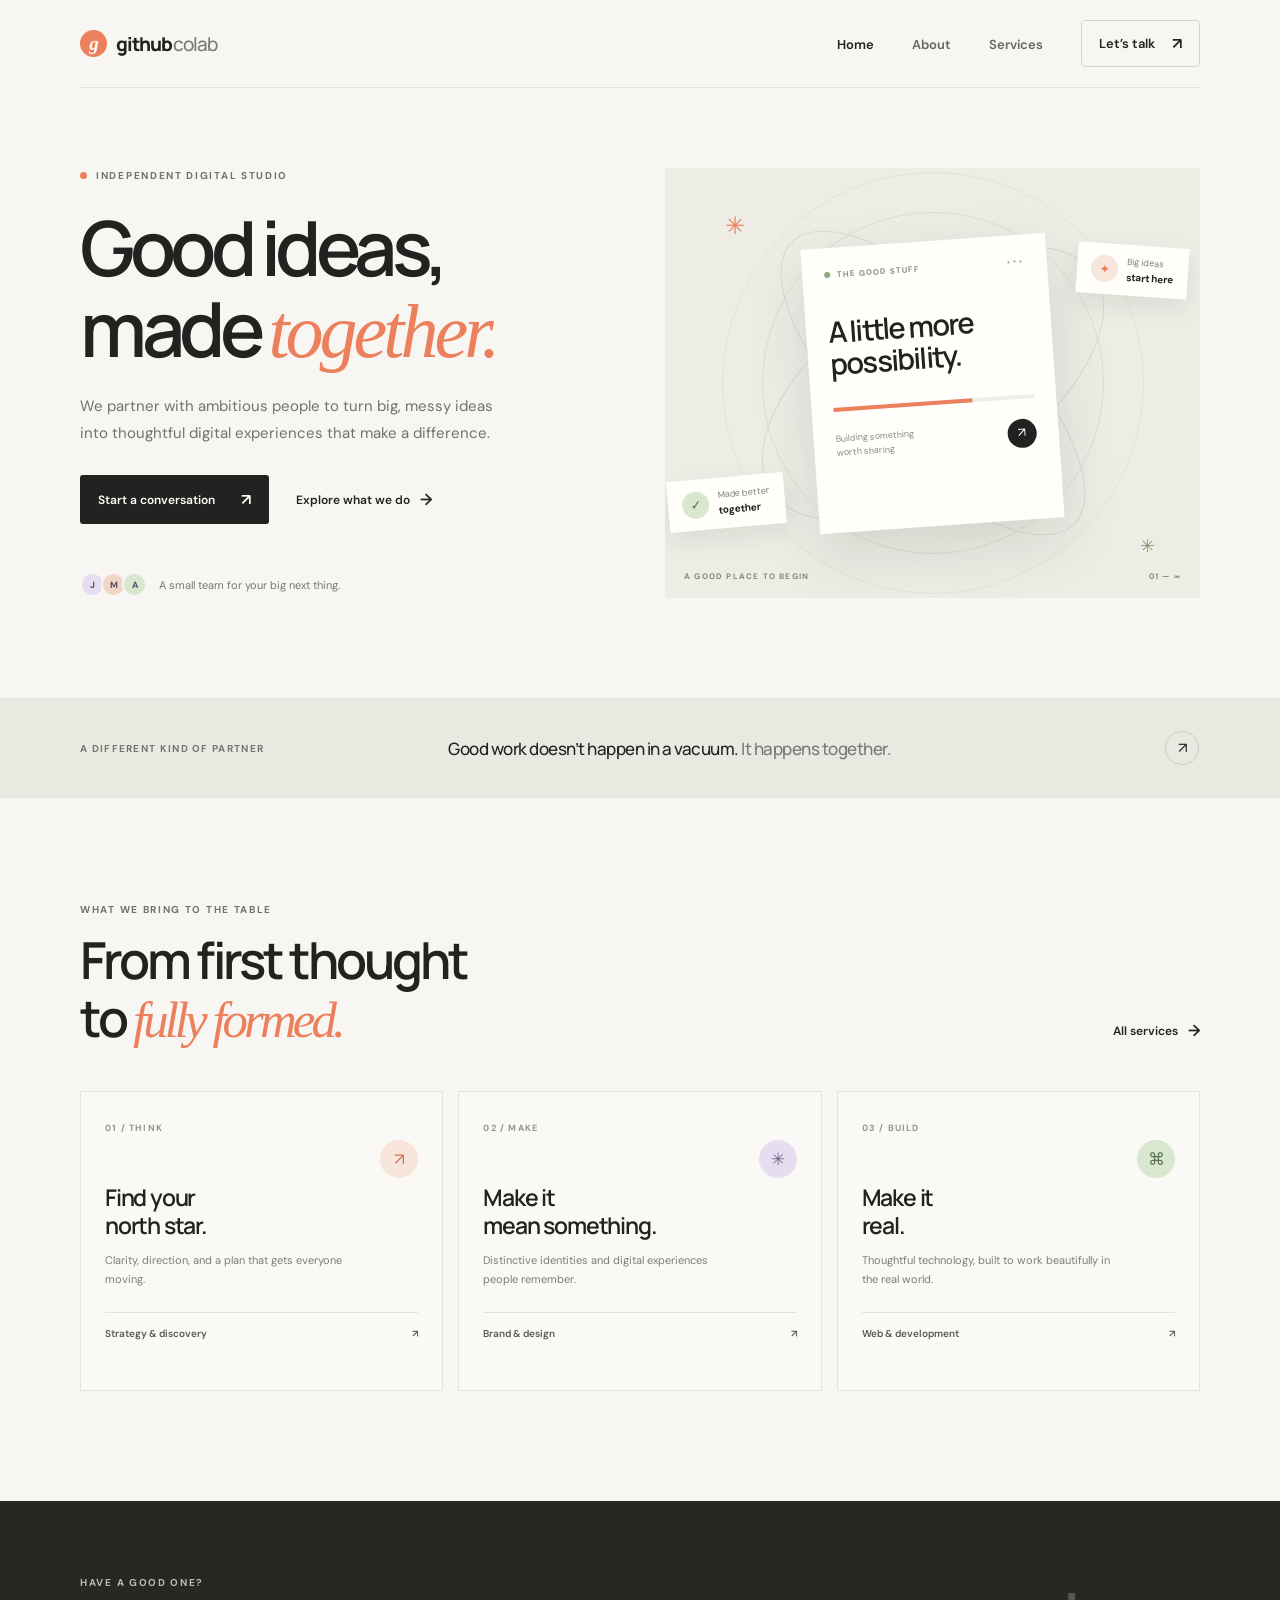
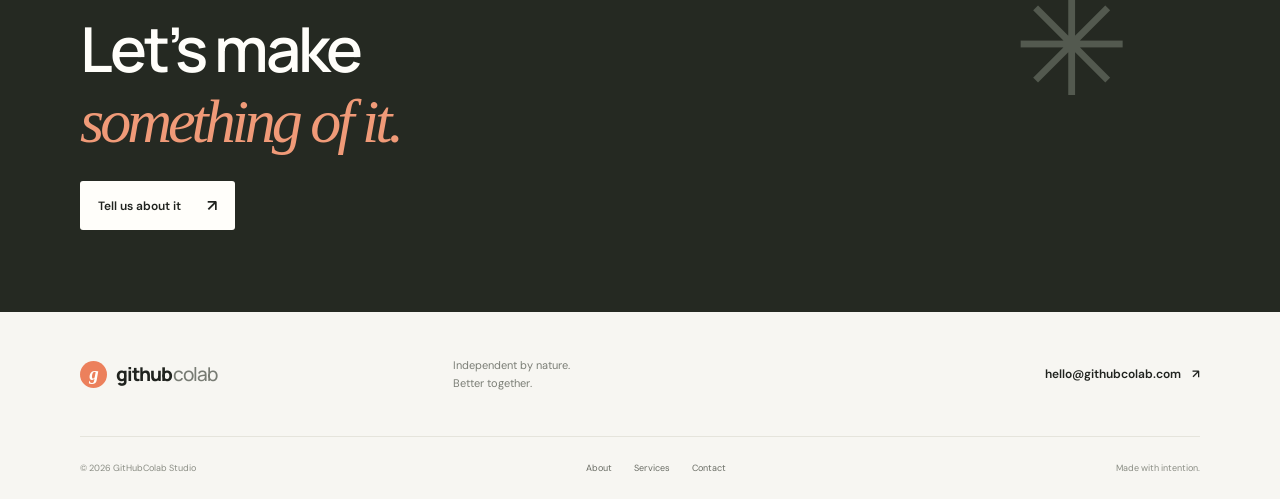
<file: index.html>
<!DOCTYPE html>
<html lang="en">
<head>
    <meta charset="UTF-8">
    <meta name="viewport" content="width=device-width, initial-scale=1.0">
    <meta name="theme-color" content="#f7f6f2">
    <meta name="description" content="GitHubColab is an independent digital studio building thoughtful websites and useful digital experiences.">
    <title>GitHubColab — Good ideas, made together</title>
    <link rel="preconnect" href="https://fonts.googleapis.com">
    <link rel="preconnect" href="https://fonts.gstatic.com" crossorigin>
    <link href="https://fonts.googleapis.com/css2?family=DM+Sans:wght@400;500;600;700&family=Manrope:wght@400;500;600;700;800&display=swap" rel="stylesheet">
    <link rel="stylesheet" href="style.css">
    <script src="script.js" defer></script>
</head>
<body>
    <header class="site-header">
        <nav class="navbar container" aria-label="Main navigation">
            <a class="logo" href="index.html" aria-label="GitHubColab home"><span class="logo-mark" aria-hidden="true">g</span>github<span>colab</span></a>
            <button class="menu-toggle" type="button" aria-label="Open menu" aria-expanded="false" aria-controls="nav-links">
                <span></span><span></span>
            </button>
            <ul class="nav-links" id="nav-links">
                <li><a href="index.html" aria-current="page">Home</a></li>
                <li><a href="about.html">About</a></li>
                <li><a href="services.html">Services</a></li>
                <li><a class="nav-cta" href="contact.html">Let’s talk <span aria-hidden="true">↗</span></a></li>
            </ul>
        </nav>
    </header>
    <main>
        <section class="hero container">
            <div class="hero-copy" data-reveal>
                <p class="eyebrow"><span class="eyebrow-dot"></span> Independent digital studio</p>
                <h1>Good ideas,<br>made <span class="serif-accent">together.</span></h1>
                <p class="hero-intro">We partner with ambitious people to turn big, messy ideas into thoughtful digital experiences that make a difference.</p>
                <div class="hero-actions">
                    <a class="button button-dark" href="contact.html">Start a conversation <span aria-hidden="true">↗</span></a>
                    <a class="text-link" href="services.html">Explore what we do <span aria-hidden="true">→</span></a>
                </div>
                <div class="hero-note"><span class="avatar-stack" aria-hidden="true"><i>J</i><i>M</i><i>A</i></span><span>A small team for your big next thing.</span></div>
            </div>
            <div class="hero-art" data-reveal aria-label="Illustration of a collaborative project dashboard">
                <div class="art-orbit orbit-one"></div><div class="art-orbit orbit-two"></div>
                <div class="art-spark spark-one">✳</div><div class="art-spark spark-two">✳</div>
                <div class="project-card">
                    <div class="project-top"><span class="project-label"><span class="live-dot"></span> THE GOOD STUFF</span><span class="more-dots">···</span></div>
                    <p class="project-title">A little more<br>possibility.</p>
                    <div class="project-progress"><span></span></div>
                    <div class="project-bottom"><span>Building something<br>worth sharing</span><span class="project-arrow">↗</span></div>
                </div>
                <div class="floating-note note-top"><span class="note-icon">✦</span><span>Big ideas<br><strong>start here</strong></span></div>
                <div class="floating-note note-bottom"><span class="note-check">✓</span><span>Made better<br><strong>together</strong></span></div>
                <div class="art-caption">A GOOD PLACE TO BEGIN <span>01 — ∞</span></div>
            </div>
        </section>

        <section class="intro-strip">
            <div class="container intro-strip-inner"><span class="strip-label">A different kind of partner</span><p>Good work doesn’t happen in a vacuum. <span>It happens together.</span></p><a href="about.html" aria-label="Learn about our approach">↗</a></div>
        </section>

        <section class="section container home-services" data-reveal>
            <div class="section-heading"><div><p class="eyebrow">What we bring to the table</p><h2>From first thought<br>to <span class="serif-accent">fully formed.</span></h2></div><a class="text-link" href="services.html">All services <span aria-hidden="true">→</span></a></div>
            <div class="service-grid">
                <a class="service-card" href="services.html#strategy"><span class="card-number">01 / THINK</span><span class="service-symbol symbol-peach">↗</span><h3>Find your<br>north star.</h3><p>Clarity, direction, and a plan that gets everyone moving.</p><span class="card-link">Strategy &amp; discovery <span>↗</span></span></a>
                <a class="service-card" href="services.html#design"><span class="card-number">02 / MAKE</span><span class="service-symbol symbol-lilac">✳</span><h3>Make it<br>mean something.</h3><p>Distinctive identities and digital experiences people remember.</p><span class="card-link">Brand &amp; design <span>↗</span></span></a>
                <a class="service-card" href="services.html#development"><span class="card-number">03 / BUILD</span><span class="service-symbol symbol-green">⌘</span><h3>Make it<br>real.</h3><p>Thoughtful technology, built to work beautifully in the real world.</p><span class="card-link">Web &amp; development <span>↗</span></span></a>
            </div>
        </section>

        <section class="home-cta">
            <div class="container cta-inner" data-reveal><p class="eyebrow">Have a good one?</p><h2>Let’s make<br><span class="serif-accent">something of it.</span></h2><a class="button button-light" href="contact.html">Tell us about it <span aria-hidden="true">↗</span></a><span class="cta-decoration" aria-hidden="true">✳</span></div>
        </section>
    </main>
    <footer class="site-footer"><div class="container footer-main"><a class="logo" href="index.html"><span class="logo-mark" aria-hidden="true">g</span>github<span>colab</span></a><p>Independent by nature.<br>Better together.</p><a class="footer-email" href="mailto:hello@githubcolab.com">hello@githubcolab.com <span>↗</span></a></div><div class="container footer-bottom"><span>© <span data-year></span> GitHubColab Studio</span><div><a href="about.html">About</a><a href="services.html">Services</a><a href="contact.html">Contact</a></div><span>Made with intention.</span></div></footer>
</body>
</html>
</file>
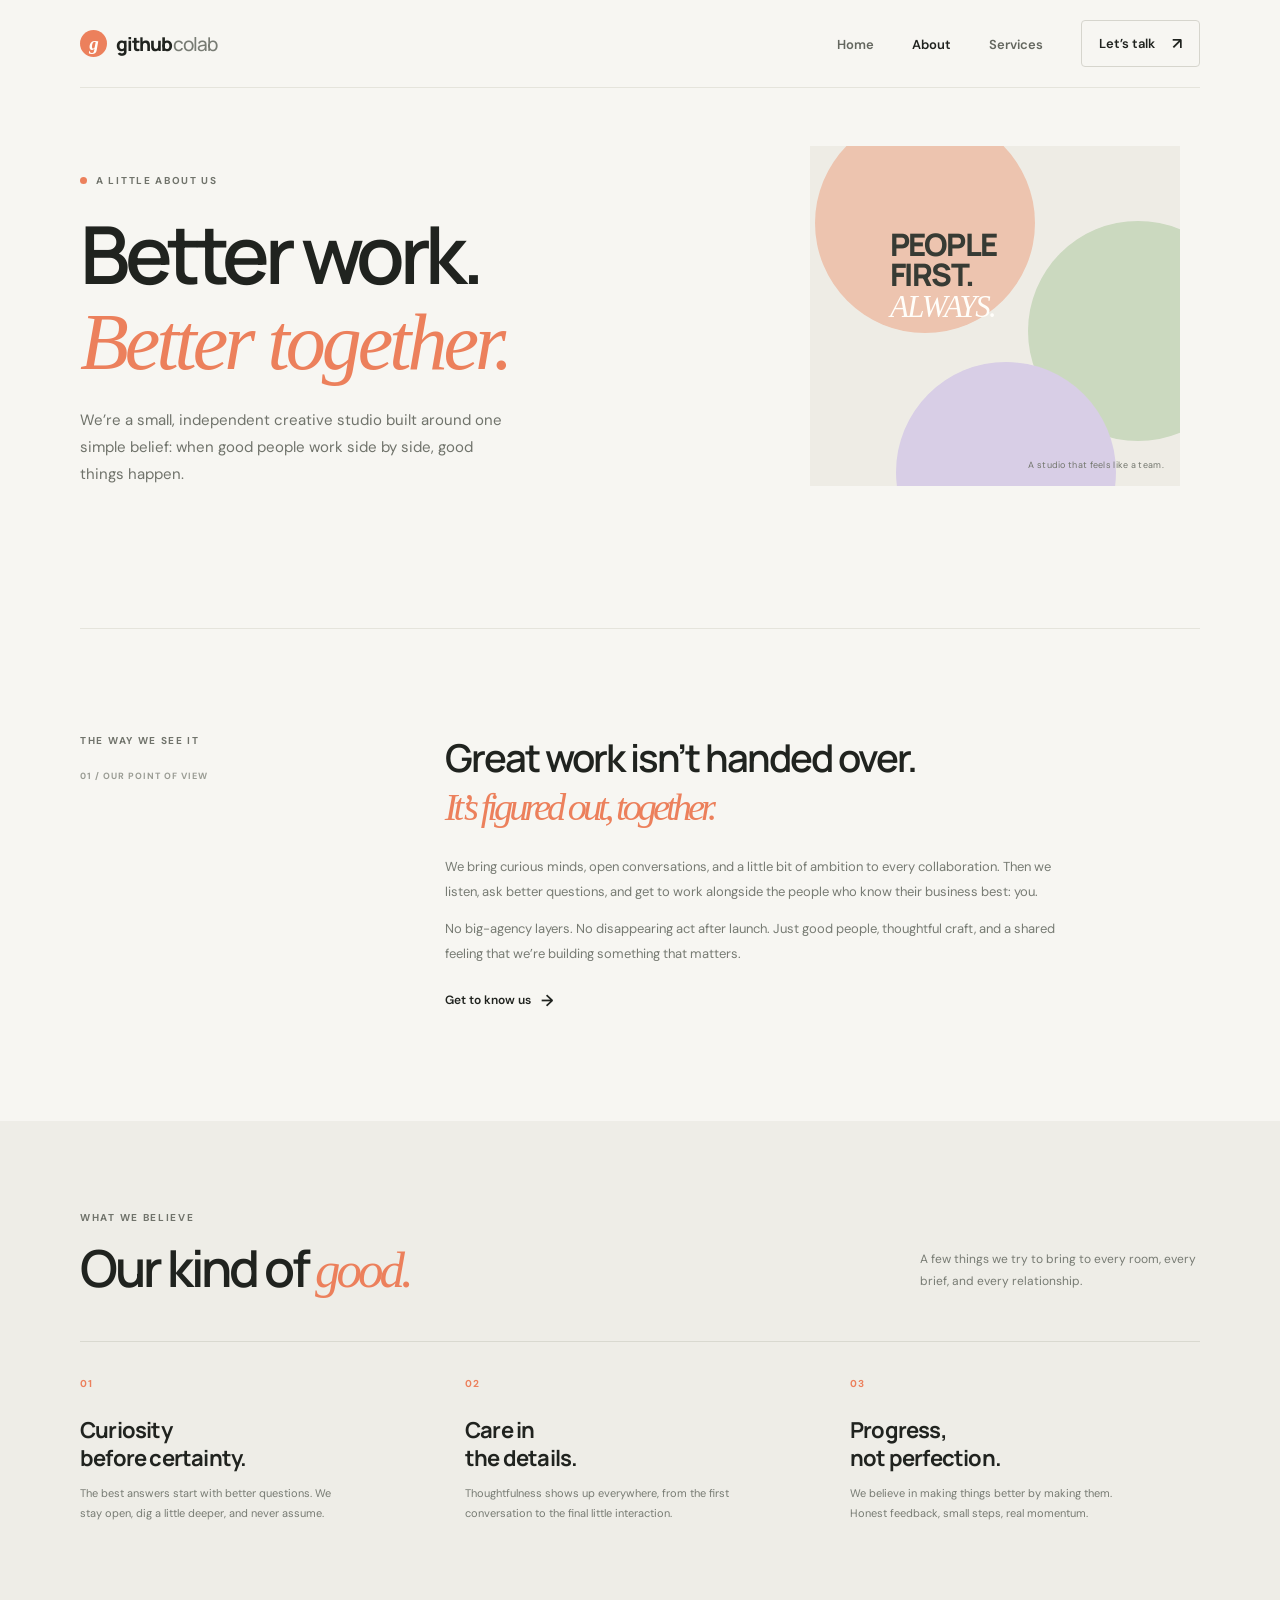
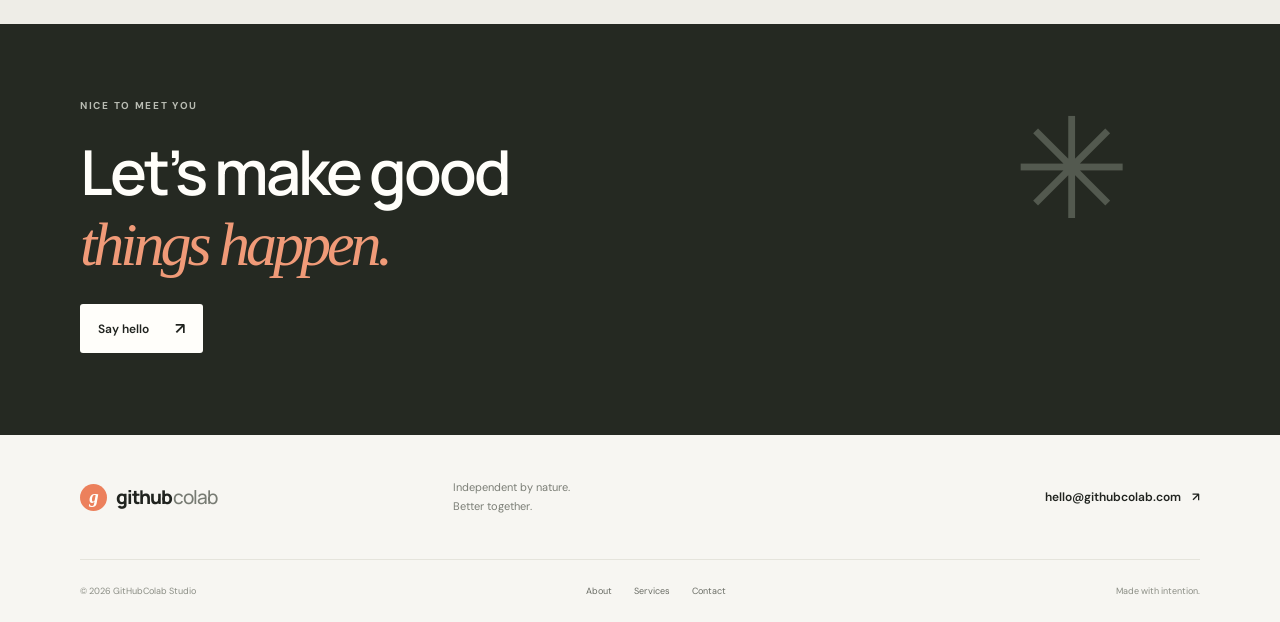
<file: about.html>
<!DOCTYPE html>
<html lang="en">
<head>
    <meta charset="UTF-8">
    <meta name="viewport" content="width=device-width, initial-scale=1.0">
    <meta name="theme-color" content="#f7f6f2">
    <meta name="description" content="Meet GitHubColab, an independent digital studio that believes the best work is made together.">
    <title>About — GitHubColab</title>
    <link rel="preconnect" href="https://fonts.googleapis.com">
    <link rel="preconnect" href="https://fonts.gstatic.com" crossorigin>
    <link href="https://fonts.googleapis.com/css2?family=DM+Sans:wght@400;500;600;700&family=Manrope:wght@400;500;600;700;800&display=swap" rel="stylesheet">
    <link rel="stylesheet" href="style.css">
    <script src="script.js" defer></script>
</head>
<body>
    <header class="site-header"><nav class="navbar container" aria-label="Main navigation">
        <a class="logo" href="index.html" aria-label="GitHubColab home"><span class="logo-mark" aria-hidden="true">g</span>github<span>colab</span></a>
        <button class="menu-toggle" type="button" aria-label="Open menu" aria-expanded="false" aria-controls="nav-links"><span></span><span></span></button>
        <ul class="nav-links" id="nav-links"><li><a href="index.html">Home</a></li><li><a href="about.html" aria-current="page">About</a></li><li><a href="services.html">Services</a></li><li><a class="nav-cta" href="contact.html">Let’s talk <span aria-hidden="true">↗</span></a></li></ul>
    </nav></header>
    <main>
        <section class="page-hero container" data-reveal><p class="eyebrow"><span class="eyebrow-dot"></span> A little about us</p><h1>Better work.<br><span class="serif-accent">Better together.</span></h1><p class="page-lede">We’re a small, independent creative studio built around one simple belief: when good people work side by side, good things happen.</p><div class="about-art"><div class="about-art-circle circle-peach"></div><div class="about-art-circle circle-green"></div><div class="about-art-circle circle-lilac"></div><span class="about-art-type">PEOPLE<br>FIRST.<br><span>ALWAYS.</span></span><span class="about-art-caption">A studio that feels like a team.</span></div></section>
        <section class="section container about-story" data-reveal><div class="story-label"><p class="eyebrow">The way we see it</p><span>01 / OUR POINT OF VIEW</span></div><div class="story-copy"><h2>Great work isn’t handed over.<br><span class="serif-accent">It’s figured out, together.</span></h2><p>We bring curious minds, open conversations, and a little bit of ambition to every collaboration. Then we listen, ask better questions, and get to work alongside the people who know their business best: you.</p><p>No big-agency layers. No disappearing act after launch. Just good people, thoughtful craft, and a shared feeling that we’re building something that matters.</p><a class="text-link" href="contact.html">Get to know us <span aria-hidden="true">→</span></a></div></section>
        <section class="values-section"><div class="container" data-reveal><div class="section-heading"><div><p class="eyebrow">What we believe</p><h2>Our kind of <span class="serif-accent">good.</span></h2></div><p class="values-intro">A few things we try to bring to every room, every brief, and every relationship.</p></div><div class="values-grid"><article class="value-card"><span>01</span><h3>Curiosity<br>before certainty.</h3><p>The best answers start with better questions. We stay open, dig a little deeper, and never assume.</p></article><article class="value-card"><span>02</span><h3>Care in<br>the details.</h3><p>Thoughtfulness shows up everywhere, from the first conversation to the final little interaction.</p></article><article class="value-card"><span>03</span><h3>Progress,<br>not perfection.</h3><p>We believe in making things better by making them. Honest feedback, small steps, real momentum.</p></article></div></div></section>
        <section class="home-cta"><div class="container cta-inner" data-reveal><p class="eyebrow">Nice to meet you</p><h2>Let’s make good<br><span class="serif-accent">things happen.</span></h2><a class="button button-light" href="contact.html">Say hello <span aria-hidden="true">↗</span></a><span class="cta-decoration" aria-hidden="true">✳</span></div></section>
    </main>
    <footer class="site-footer"><div class="container footer-main"><a class="logo" href="index.html"><span class="logo-mark" aria-hidden="true">g</span>github<span>colab</span></a><p>Independent by nature.<br>Better together.</p><a class="footer-email" href="mailto:hello@githubcolab.com">hello@githubcolab.com <span>↗</span></a></div><div class="container footer-bottom"><span>© <span data-year></span> GitHubColab Studio</span><div><a href="about.html">About</a><a href="services.html">Services</a><a href="contact.html">Contact</a></div><span>Made with intention.</span></div></footer>
</body>
</html>
</file>
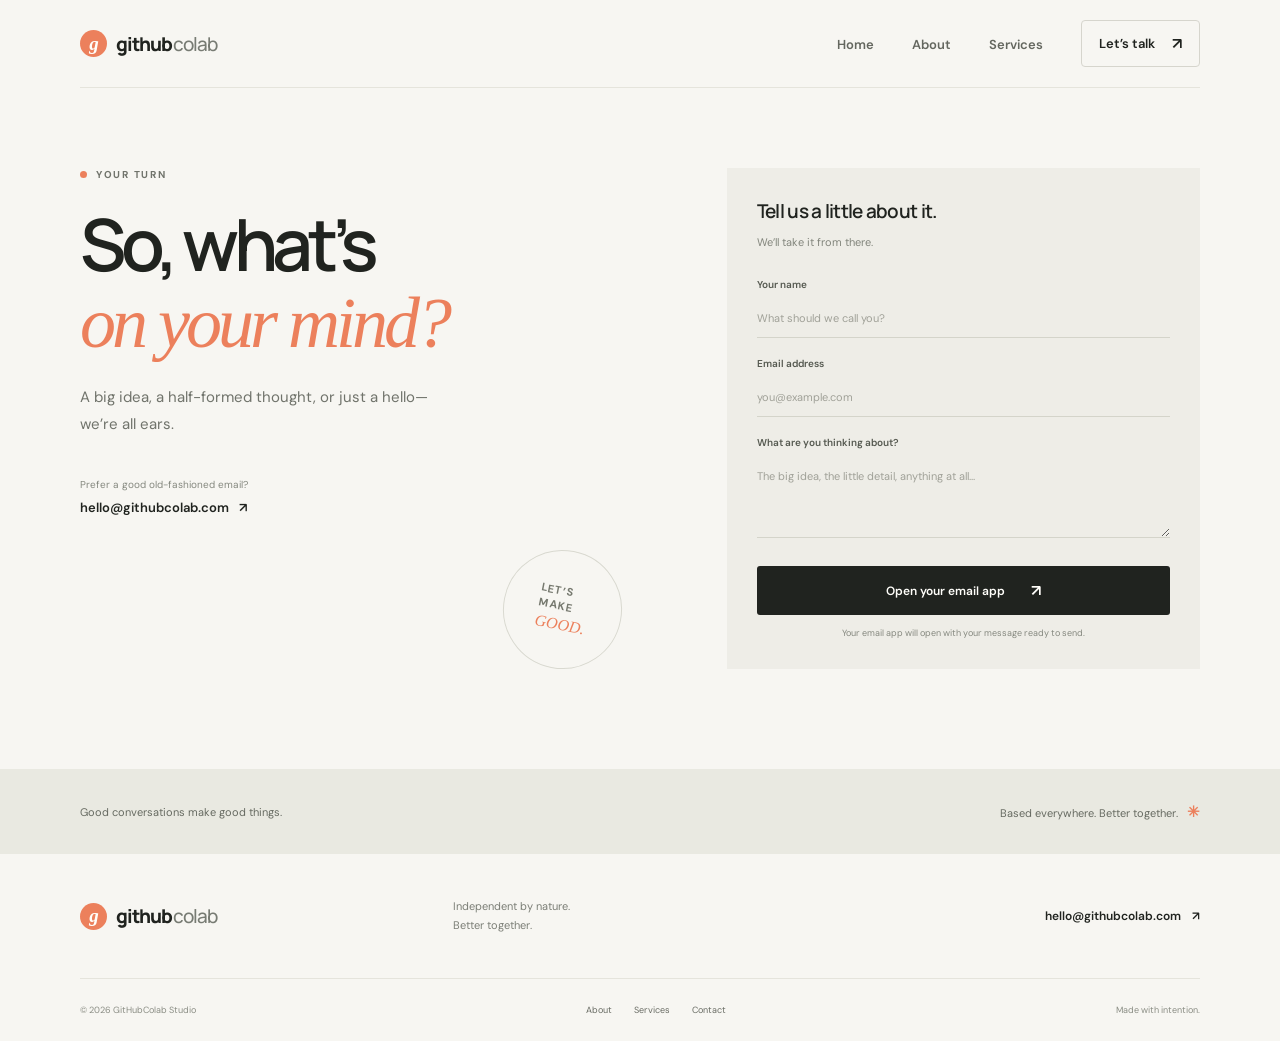
<file: contact.html>
<!DOCTYPE html>
<html lang="en">
<head>
    <meta charset="UTF-8">
    <meta name="viewport" content="width=device-width, initial-scale=1.0">
    <meta name="theme-color" content="#f7f6f2">
    <meta name="description" content="Tell GitHubColab what you're dreaming up. We'd love to hear about your next project.">
    <title>Contact — GitHubColab</title>
    <link rel="preconnect" href="https://fonts.googleapis.com">
    <link rel="preconnect" href="https://fonts.gstatic.com" crossorigin>
    <link href="https://fonts.googleapis.com/css2?family=DM+Sans:wght@400;500;600;700&family=Manrope:wght@400;500;600;700;800&display=swap" rel="stylesheet">
    <link rel="stylesheet" href="style.css">
    <script src="script.js" defer></script>
</head>
<body>
    <header class="site-header"><nav class="navbar container" aria-label="Main navigation">
        <a class="logo" href="index.html" aria-label="GitHubColab home"><span class="logo-mark" aria-hidden="true">g</span>github<span>colab</span></a>
        <button class="menu-toggle" type="button" aria-label="Open menu" aria-expanded="false" aria-controls="nav-links"><span></span><span></span></button>
        <ul class="nav-links" id="nav-links"><li><a href="index.html">Home</a></li><li><a href="about.html">About</a></li><li><a href="services.html">Services</a></li><li><a class="nav-cta" href="contact.html" aria-current="page">Let’s talk <span aria-hidden="true">↗</span></a></li></ul>
    </nav></header>
    <main>
        <section class="contact-hero container" data-reveal><div class="contact-heading"><p class="eyebrow"><span class="eyebrow-dot"></span> Your turn</p><h1>So, what’s<br><span class="serif-accent">on your mind?</span></h1><p class="page-lede">A big idea, a half-formed thought, or just a hello—we’re all ears.</p><div class="contact-direct"><span>Prefer a good old-fashioned email?</span><a href="mailto:hello@githubcolab.com">hello@githubcolab.com <span>↗</span></a></div><div class="contact-stamp" aria-hidden="true">LET’S<br>MAKE<br><span>GOOD.</span></div></div>
            <form class="contact-form" id="contact-form">
                <p class="form-intro">Tell us a little about it.<br><span>We’ll take it from there.</span></p>
                <label for="name">Your name</label><input id="name" name="name" type="text" autocomplete="name" placeholder="What should we call you?" required>
                <label for="email">Email address</label><input id="email" name="email" type="email" autocomplete="email" placeholder="you@example.com" required>
                <label for="project">What are you thinking about?</label><textarea id="project" name="project" rows="4" placeholder="The big idea, the little detail, anything at all..." required></textarea>
                <button class="button button-dark form-submit" type="submit">Open your email app <span aria-hidden="true">↗</span></button>
                <p class="form-note">Your email app will open with your message ready to send.</p>
            </form>
        </section>
        <section class="contact-bottom"><div class="container contact-bottom-inner" data-reveal><span>Good conversations make good things.</span><span>Based everywhere. Better together. <b>✳</b></span></div></section>
    </main>
    <footer class="site-footer"><div class="container footer-main"><a class="logo" href="index.html"><span class="logo-mark" aria-hidden="true">g</span>github<span>colab</span></a><p>Independent by nature.<br>Better together.</p><a class="footer-email" href="mailto:hello@githubcolab.com">hello@githubcolab.com <span>↗</span></a></div><div class="container footer-bottom"><span>© <span data-year></span> GitHubColab Studio</span><div><a href="about.html">About</a><a href="services.html">Services</a><a href="contact.html">Contact</a></div><span>Made with intention.</span></div></footer>
</body>
</html>
</file>
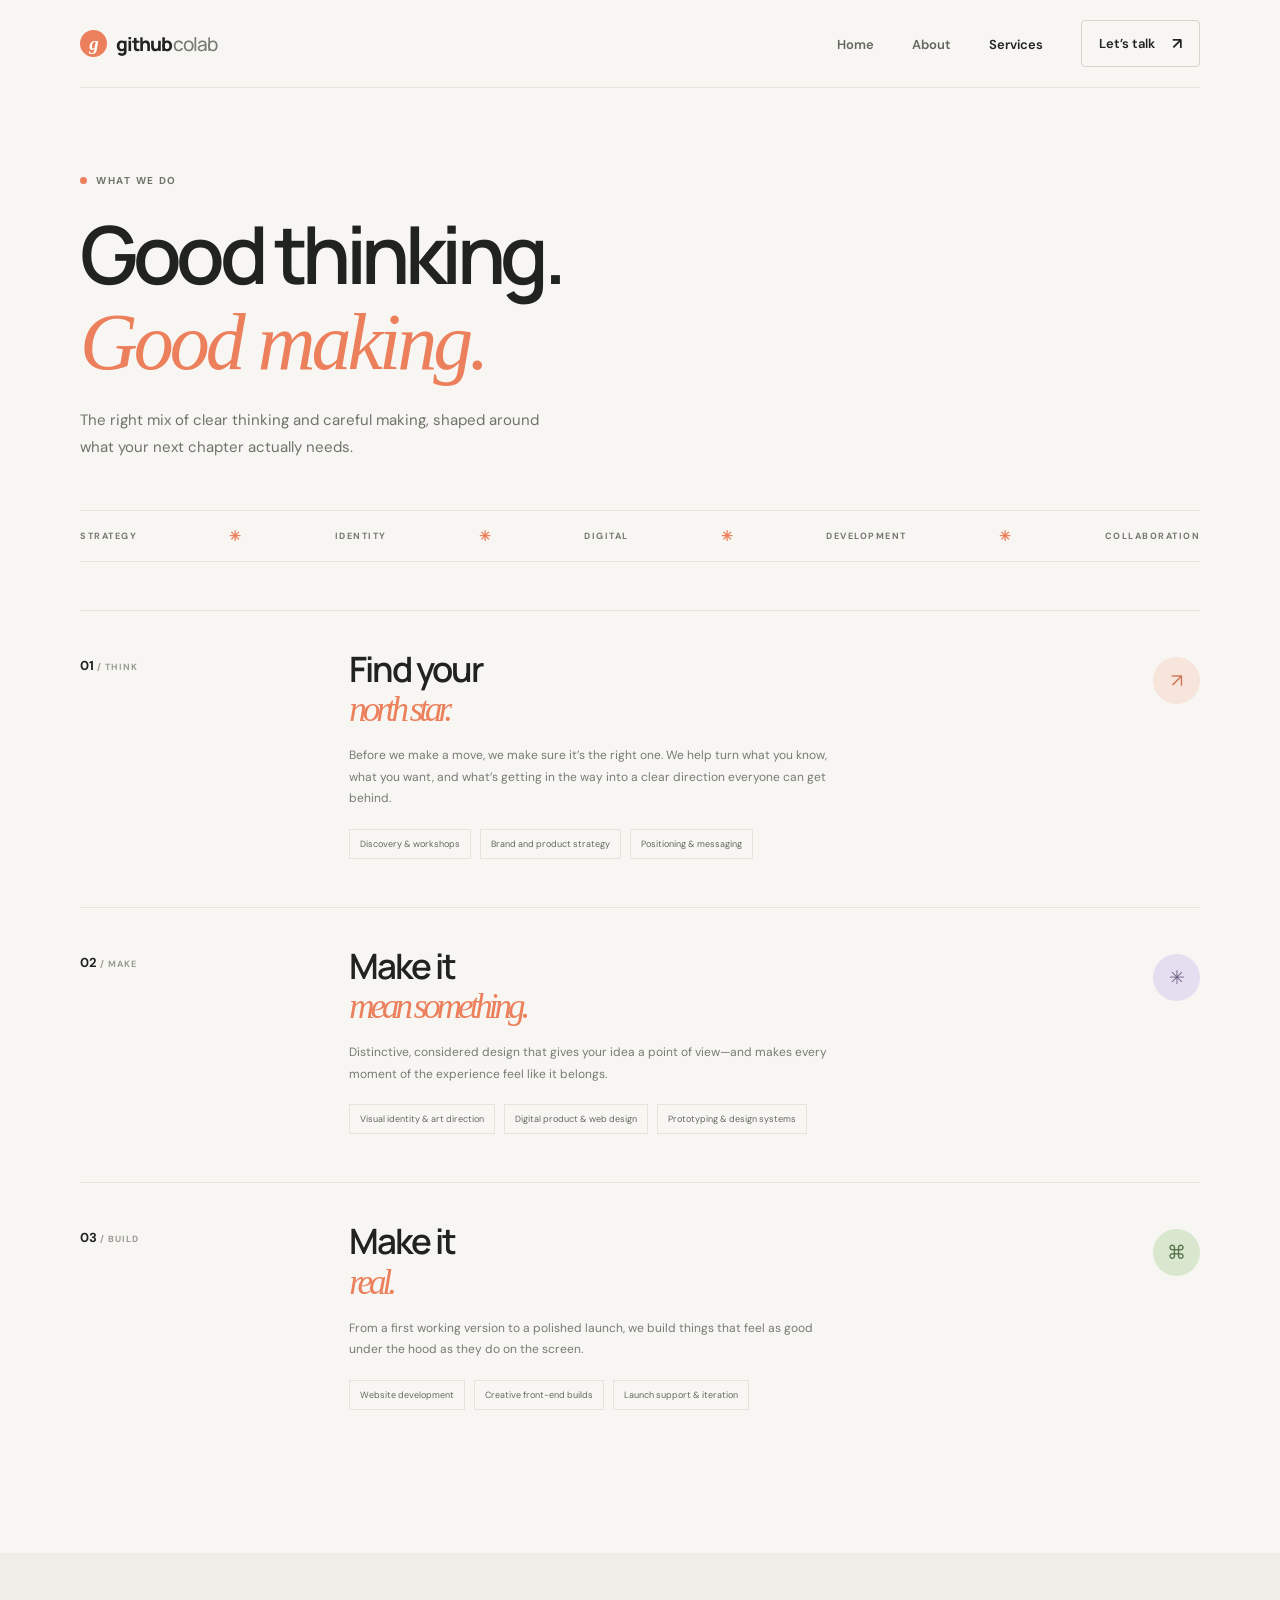
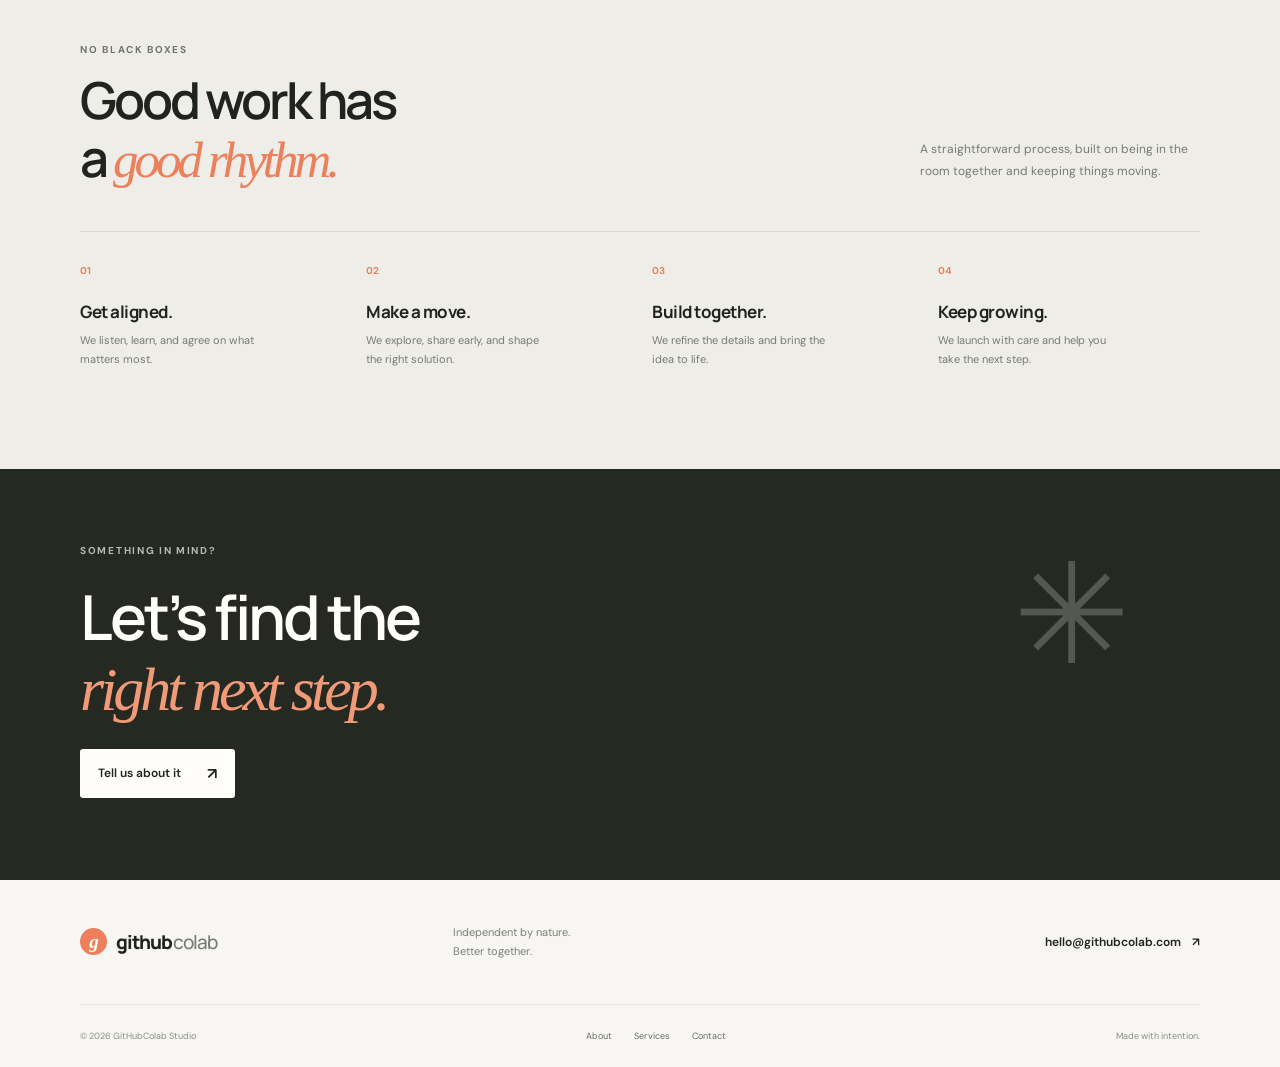
<file: services.html>
<!DOCTYPE html>
<html lang="en">
<head>
    <meta charset="UTF-8">
    <meta name="viewport" content="width=device-width, initial-scale=1.0">
    <meta name="theme-color" content="#f7f6f2">
    <meta name="description" content="Explore GitHubColab's strategy, branding, design, and web development services.">
    <title>Services — GitHubColab</title>
    <link rel="preconnect" href="https://fonts.googleapis.com">
    <link rel="preconnect" href="https://fonts.gstatic.com" crossorigin>
    <link href="https://fonts.googleapis.com/css2?family=DM+Sans:wght@400;500;600;700&family=Manrope:wght@400;500;600;700;800&display=swap" rel="stylesheet">
    <link rel="stylesheet" href="style.css">
    <script src="script.js" defer></script>
</head>
<body>
    <header class="site-header"><nav class="navbar container" aria-label="Main navigation">
        <a class="logo" href="index.html" aria-label="GitHubColab home"><span class="logo-mark" aria-hidden="true">g</span>github<span>colab</span></a>
        <button class="menu-toggle" type="button" aria-label="Open menu" aria-expanded="false" aria-controls="nav-links"><span></span><span></span></button>
        <ul class="nav-links" id="nav-links"><li><a href="index.html">Home</a></li><li><a href="about.html">About</a></li><li><a href="services.html" aria-current="page">Services</a></li><li><a class="nav-cta" href="contact.html">Let’s talk <span aria-hidden="true">↗</span></a></li></ul>
    </nav></header>
    <main>
        <section class="page-hero services-hero container" data-reveal><p class="eyebrow"><span class="eyebrow-dot"></span> What we do</p><h1>Good thinking.<br><span class="serif-accent">Good making.</span></h1><p class="page-lede">The right mix of clear thinking and careful making, shaped around what your next chapter actually needs.</p><div class="service-ticker" aria-label="Our services"><span>STRATEGY</span><b>✳</b><span>IDENTITY</span><b>✳</b><span>DIGITAL</span><b>✳</b><span>DEVELOPMENT</span><b>✳</b><span>COLLABORATION</span></div></section>
        <section class="service-detail-list container">
            <article class="service-detail" id="strategy" data-reveal><div class="detail-index">01<span> / THINK</span></div><div><h2>Find your<br><span class="serif-accent">north star.</span></h2><p>Before we make a move, we make sure it’s the right one. We help turn what you know, what you want, and what’s getting in the way into a clear direction everyone can get behind.</p><ul><li>Discovery &amp; workshops</li><li>Brand and product strategy</li><li>Positioning &amp; messaging</li></ul></div><div class="detail-mark mark-peach">↗</div></article>
            <article class="service-detail" id="design" data-reveal><div class="detail-index">02<span> / MAKE</span></div><div><h2>Make it<br><span class="serif-accent">mean something.</span></h2><p>Distinctive, considered design that gives your idea a point of view—and makes every moment of the experience feel like it belongs.</p><ul><li>Visual identity &amp; art direction</li><li>Digital product &amp; web design</li><li>Prototyping &amp; design systems</li></ul></div><div class="detail-mark mark-lilac">✳</div></article>
            <article class="service-detail" id="development" data-reveal><div class="detail-index">03<span> / BUILD</span></div><div><h2>Make it<br><span class="serif-accent">real.</span></h2><p>From a first working version to a polished launch, we build things that feel as good under the hood as they do on the screen.</p><ul><li>Website development</li><li>Creative front-end builds</li><li>Launch support &amp; iteration</li></ul></div><div class="detail-mark mark-green">⌘</div></article>
        </section>
        <section class="process-section"><div class="container" data-reveal><div class="section-heading"><div><p class="eyebrow">No black boxes</p><h2>Good work has<br>a <span class="serif-accent">good rhythm.</span></h2></div><p class="values-intro">A straightforward process, built on being in the room together and keeping things moving.</p></div><div class="process-steps"><article><span>01</span><h3>Get aligned.</h3><p>We listen, learn, and agree on what matters most.</p></article><article><span>02</span><h3>Make a move.</h3><p>We explore, share early, and shape the right solution.</p></article><article><span>03</span><h3>Build together.</h3><p>We refine the details and bring the idea to life.</p></article><article><span>04</span><h3>Keep growing.</h3><p>We launch with care and help you take the next step.</p></article></div></div></section>
        <section class="home-cta"><div class="container cta-inner" data-reveal><p class="eyebrow">Something in mind?</p><h2>Let’s find the<br><span class="serif-accent">right next step.</span></h2><a class="button button-light" href="contact.html">Tell us about it <span aria-hidden="true">↗</span></a><span class="cta-decoration" aria-hidden="true">✳</span></div></section>
    </main>
    <footer class="site-footer"><div class="container footer-main"><a class="logo" href="index.html"><span class="logo-mark" aria-hidden="true">g</span>github<span>colab</span></a><p>Independent by nature.<br>Better together.</p><a class="footer-email" href="mailto:hello@githubcolab.com">hello@githubcolab.com <span>↗</span></a></div><div class="container footer-bottom"><span>© <span data-year></span> GitHubColab Studio</span><div><a href="about.html">About</a><a href="services.html">Services</a><a href="contact.html">Contact</a></div><span>Made with intention.</span></div></footer>
</body>
</html>
</file>
<file: style.css>
:root {
    color-scheme: light;
    --paper: #f7f6f2;
    --white: #fffefa;
    --ink: #20231f;
    --muted: #777b73;
    --line: #e5e4dc;
    --orange: #ec805c;
    --green: #d9e7cf;
    --lilac: #e5def1;
    --font-body: "DM Sans", sans-serif;
    --font-display: "Manrope", sans-serif;
}

* { box-sizing: border-box; }
html { scroll-behavior: smooth; }
body { margin: 0; background: var(--paper); color: var(--ink); font-family: var(--font-body); -webkit-font-smoothing: antialiased; }
a { color: inherit; }
button, input, textarea { font: inherit; }
.container { width: min(1120px, calc(100% - 64px)); margin-inline: auto; }
.site-header { position: relative; z-index: 5; }
.navbar { min-height: 88px; display: flex; align-items: center; justify-content: space-between; border-bottom: 1px solid var(--line); }
.logo { display: inline-flex; align-items: center; gap: 1px; color: var(--ink); font-family: var(--font-display); font-size: 19px; font-weight: 800; letter-spacing: -1px; text-decoration: none; }
.logo > span:last-child { color: var(--muted); font-weight: 500; }
.logo-mark { width: 27px; height: 27px; display: inline-grid; place-items: center; margin-right: 8px; border-radius: 50%; background: var(--orange); color: var(--white); font-family: Georgia, serif; font-size: 19px; font-style: italic; font-weight: 700; }
.nav-links { display: flex; align-items: center; gap: 38px; margin: 0; padding: 0; list-style: none; }
.nav-links a { color: #64675f; font-size: 13px; font-weight: 600; text-decoration: none; transition: color .2s ease; }
.nav-links a:hover, .nav-links a[aria-current="page"] { color: var(--ink); }
.nav-links .nav-cta { display: inline-flex; align-items: center; gap: 17px; padding: 12px 17px; border: 1px solid #d6d5cd; border-radius: 4px; color: var(--ink); }
.nav-links .nav-cta span { font-size: 16px; }
.menu-toggle { display: none; }
.hero { display: grid; grid-template-columns: 1fr 1fr; align-items: center; gap: 50px; min-height: 610px; padding-top: 55px; padding-bottom: 75px; }
.eyebrow { display: flex; align-items: center; gap: 9px; margin: 0 0 25px; color: #70736b; font-size: 10px; font-weight: 700; letter-spacing: 1.7px; text-transform: uppercase; }
.eyebrow-dot, .live-dot { width: 7px; height: 7px; flex: 0 0 auto; border-radius: 50%; background: var(--orange); }
h1, h2, h3, p { margin-top: 0; }
h1, h2, h3 { font-family: var(--font-display); }
.hero h1, .page-hero h1, .contact-heading h1 { margin-bottom: 22px; font-size: clamp(48px, 6vw, 76px); font-weight: 600; letter-spacing: -5.5px; line-height: 1.06; }
.serif-accent { color: var(--orange); font-family: Georgia, "Times New Roman", serif; font-weight: 400; font-style: italic; letter-spacing: -4px; }
.hero-intro, .page-lede { max-width: 420px; margin-bottom: 28px; color: #70736b; font-size: 15px; line-height: 1.8; }
.hero-actions { display: flex; align-items: center; gap: 27px; }
.button { display: inline-flex; min-height: 49px; align-items: center; justify-content: center; gap: 26px; padding: 0 18px; border: 0; border-radius: 3px; font-size: 12px; font-weight: 600; text-decoration: none; transition: transform .2s ease, background .2s ease; cursor: pointer; }
.button:hover { transform: translateY(-2px); }
.button-dark { background: var(--ink); color: var(--white); }
.button-dark:hover { background: #3a3e37; }
.button-light { background: var(--white); color: var(--ink); }
.button-light:hover { background: #f0eee8; }
.button > span { font-size: 16px; }
.text-link { display: inline-flex; align-items: center; gap: 10px; color: var(--ink); font-size: 12px; font-weight: 600; text-decoration: none; }
.text-link span { font-size: 16px; transition: transform .2s ease; }
.text-link:hover span { transform: translateX(4px); }
.hero-note { display: flex; align-items: center; gap: 12px; margin-top: 48px; color: var(--muted); font-size: 11px; }
.avatar-stack { display: flex; padding-left: 4px; }
.avatar-stack i { width: 25px; height: 25px; display: grid; place-items: center; margin-left: -4px; border: 2px solid var(--paper); border-radius: 50%; background: var(--lilac); color: #514c5e; font-size: 9px; font-style: normal; font-weight: 700; }
.avatar-stack i:nth-child(2) { background: #f3d5c5; }
.avatar-stack i:nth-child(3) { background: var(--green); }
.hero-art { position: relative; display: grid; min-height: 430px; place-items: center; overflow: hidden; background: #edece5; }
.hero-art::before { position: absolute; width: 340px; height: 340px; border: 1px solid #deddd4; border-radius: 50%; content: ""; }
.hero-art::after { position: absolute; width: 420px; height: 420px; border: 1px solid #e3e2da; border-radius: 50%; content: ""; }
.art-orbit { position: absolute; z-index: 1; width: 390px; height: 200px; border: 1px solid #d8d7ce; border-radius: 50%; transform: rotate(-34deg); }
.orbit-two { width: 400px; height: 160px; transform: rotate(45deg); }
.project-card { position: relative; z-index: 2; width: 245px; min-height: 285px; padding: 22px; background: var(--white); box-shadow: 0 22px 60px rgb(37 39 32 / 12%); transform: rotate(-4deg); }
.project-top, .project-bottom { display: flex; align-items: flex-start; justify-content: space-between; }
.project-label { display: flex; align-items: center; gap: 7px; color: #8a8d84; font-size: 8px; font-weight: 700; letter-spacing: 1px; }
.live-dot { width: 6px; height: 6px; background: #8aab75; }
.more-dots { color: #a4a59e; font-size: 19px; letter-spacing: 2px; line-height: 10px; }
.project-title { margin: 37px 0 27px; font-family: var(--font-display); font-size: 29px; font-weight: 600; letter-spacing: -1.8px; line-height: 1.1; }
.project-progress { height: 4px; margin-bottom: 20px; background: #eeeee8; }
.project-progress span { display: block; width: 69%; height: 100%; background: var(--orange); }
.project-bottom { align-items: center; color: #8a8d84; font-size: 9px; line-height: 1.6; }
.project-arrow { display: grid; width: 29px; height: 29px; place-items: center; border-radius: 50%; background: var(--ink); color: white; font-size: 13px; }
.floating-note { position: absolute; z-index: 3; display: flex; align-items: center; gap: 9px; padding: 11px 14px; background: var(--white); box-shadow: 0 9px 24px rgb(37 39 32 / 9%); color: #7e8179; font-size: 9px; line-height: 1.5; }
.floating-note strong { color: var(--ink); font-size: 10px; }
.note-top { top: 77px; right: 12px; transform: rotate(4deg); }
.note-bottom { bottom: 70px; left: 3px; transform: rotate(-5deg); }
.note-icon, .note-check { display: grid; width: 27px; height: 27px; place-items: center; border-radius: 50%; background: #f8e5db; color: var(--orange); font-size: 13px; }
.note-check { background: var(--green); color: #556d48; }
.art-spark { position: absolute; z-index: 1; color: var(--orange); font-size: 24px; }
.spark-one { top: 42px; left: 60px; }
.spark-two { right: 45px; bottom: 40px; color: #849875; font-size: 18px; }
.art-caption { position: absolute; z-index: 2; right: 19px; bottom: 17px; left: 19px; display: flex; justify-content: space-between; color: #85877f; font-size: 8px; font-weight: 700; letter-spacing: 1.2px; }
.intro-strip { background: #e9e9e1; }
.intro-strip-inner { display: grid; min-height: 100px; grid-template-columns: 1fr 2fr 35px; align-items: center; gap: 20px; }
.strip-label { color: #74776f; font-size: 10px; font-weight: 700; letter-spacing: 1.3px; text-transform: uppercase; }
.intro-strip p { margin: 0; font-family: var(--font-display); font-size: 17px; font-weight: 500; letter-spacing: -.5px; }
.intro-strip p span { color: #777b73; }
.intro-strip-inner > a { display: grid; width: 34px; height: 34px; place-items: center; border: 1px solid #c9cbc1; border-radius: 50%; font-size: 15px; text-decoration: none; }
.section { padding-top: 105px; padding-bottom: 110px; }
.section-heading { display: flex; align-items: flex-end; justify-content: space-between; gap: 35px; margin-bottom: 42px; }
.section-heading .eyebrow { margin-bottom: 15px; }
.section-heading h2, .home-cta h2, .values-section h2, .process-section h2 { margin: 0; font-size: clamp(36px, 4vw, 51px); font-weight: 600; letter-spacing: -3px; line-height: 1.13; }
.section-heading .text-link { margin-bottom: 8px; }
.service-grid { display: grid; grid-template-columns: repeat(3, 1fr); gap: 15px; }
.service-card { position: relative; min-height: 300px; padding: 23px 24px; border: 1px solid var(--line); background: #faf9f5; text-decoration: none; transition: transform .2s ease, box-shadow .2s ease; }
.service-card:hover { box-shadow: 0 12px 30px rgb(32 35 31 / 6%); transform: translateY(-4px); }
.card-number { color: #92958d; font-size: 9px; font-weight: 700; letter-spacing: 1.2px; }
.service-symbol { position: absolute; top: 48px; right: 24px; display: grid; width: 38px; height: 38px; place-items: center; border-radius: 50%; font-size: 17px; }
.symbol-peach { background: #f7e5dc; color: #cf7658; }
.symbol-lilac { background: var(--lilac); color: #706584; }
.symbol-green { background: var(--green); color: #58734c; }
.service-card h3 { margin: 48px 0 12px; font-size: 23px; font-weight: 600; letter-spacing: -1.2px; line-height: 1.2; }
.service-card p { max-width: 250px; margin-bottom: 23px; color: #7b7e76; font-size: 11px; line-height: 1.7; }
.card-link { display: flex; justify-content: space-between; padding-top: 14px; border-top: 1px solid var(--line); color: #585b54; font-size: 10px; font-weight: 600; }
.home-cta { overflow: hidden; background: #252922; color: var(--white); }
.cta-inner { position: relative; padding-top: 75px; padding-bottom: 82px; }
.cta-inner .eyebrow { color: #b9bcb3; }
.home-cta h2 { margin-bottom: 25px; font-size: clamp(43px, 5vw, 62px); }
.home-cta .serif-accent { color: #f09a78; }
.cta-decoration { position: absolute; top: 55px; right: 70px; color: #53594f; font-size: 140px; }
.site-footer { background: var(--paper); }
.footer-main { display: grid; min-height: 125px; grid-template-columns: 1fr 1fr 1fr; align-items: center; border-bottom: 1px solid var(--line); }
.footer-main > p { margin: 0; color: #7b7e76; font-size: 11px; line-height: 1.7; }
.footer-email { justify-self: end; color: var(--ink); font-size: 12px; font-weight: 600; text-decoration: none; }
.footer-email span { margin-left: 8px; }
.footer-bottom { display: flex; min-height: 62px; align-items: center; justify-content: space-between; color: #8a8d84; font-size: 9px; }
.footer-bottom > div { display: flex; gap: 22px; }
.footer-bottom a { color: #696c64; text-decoration: none; }
.footer-bottom a:hover { color: var(--ink); }

/* Interior pages */
.page-hero { position: relative; min-height: 540px; padding-top: 86px; padding-bottom: 65px; }
.page-hero h1 { position: relative; z-index: 1; font-size: clamp(52px, 7vw, 80px); }
.page-hero .page-lede { position: relative; z-index: 1; max-width: 440px; }
.about-art { position: absolute; top: 58px; right: 20px; width: 370px; height: 340px; overflow: hidden; background: #eeece5; }
.about-art-circle { position: absolute; width: 220px; height: 220px; border-radius: 50%; }
.circle-peach { top: -33px; left: 5px; background: #edc4af; }
.circle-green { top: 75px; right: -68px; background: #cbd9bf; }
.circle-lilac { bottom: -96px; left: 86px; background: #d8cee6; }
.about-art-type { position: absolute; top: 83px; left: 80px; color: #373b34; font-family: var(--font-display); font-size: 31px; font-weight: 800; letter-spacing: -1.6px; line-height: .98; }
.about-art-type span { color: var(--white); font-family: Georgia, serif; font-style: italic; font-weight: 400; }
.about-art-caption { position: absolute; right: 16px; bottom: 15px; color: #72766d; font-size: 9px; letter-spacing: .3px; }
.about-story { display: grid; grid-template-columns: .72fr 1.7fr; gap: 45px; border-top: 1px solid var(--line); }
.story-label .eyebrow { margin-bottom: 16px; }
.story-label > span { color: #9a9c94; font-size: 9px; font-weight: 700; letter-spacing: 1px; }
.story-copy h2 { margin: 0 0 24px; font-size: clamp(29px, 3vw, 39px); font-weight: 600; letter-spacing: -2px; line-height: 1.25; }
.story-copy > p { max-width: 620px; color: #777b73; font-size: 13px; line-height: 1.9; }
.story-copy .text-link { margin-top: 10px; }
.values-section, .process-section { padding: 90px 0 100px; background: #eeede7; }
.values-section .section-heading, .process-section .section-heading { align-items: flex-end; }
.values-intro { max-width: 280px; margin: 0 0 7px; color: #777b73; font-size: 12px; line-height: 1.8; }
.values-grid { display: grid; grid-template-columns: repeat(3, 1fr); gap: 35px; padding-top: 29px; border-top: 1px solid #d9d9d0; }
.value-card > span { color: var(--orange); font-size: 10px; font-weight: 700; letter-spacing: 1px; }
.value-card h3 { margin: 25px 0 12px; font-size: 22px; letter-spacing: -.8px; line-height: 1.25; }
.value-card p { max-width: 270px; margin: 0; color: #777b73; font-size: 11px; line-height: 1.8; }
.services-hero { min-height: 440px; padding-bottom: 48px; }
.services-hero .page-lede { max-width: 490px; }
.service-ticker { display: flex; align-items: center; justify-content: space-between; gap: 14px; margin-top: 49px; padding: 16px 0; border-top: 1px solid var(--line); border-bottom: 1px solid var(--line); color: #75786f; font-size: 9px; font-weight: 700; letter-spacing: 1.5px; }
.service-ticker b { color: var(--orange); font-size: 14px; }
.service-detail-list { padding-bottom: 95px; }
.service-detail { display: grid; grid-template-columns: .65fr 1.8fr .5fr; align-items: start; gap: 40px; padding: 46px 0 48px; border-top: 1px solid var(--line); scroll-margin-top: 30px; }
.detail-index { color: var(--ink); font-size: 13px; font-weight: 700; }
.detail-index span { color: #999b93; font-size: 9px; letter-spacing: 1px; }
.service-detail h2 { margin: -7px 0 16px; font-size: 35px; font-weight: 600; letter-spacing: -2px; line-height: 1.12; }
.service-detail > div:nth-child(2) > p { max-width: 480px; margin: 0 0 19px; color: #777b73; font-size: 12px; line-height: 1.8; }
.service-detail ul { display: flex; flex-wrap: wrap; gap: 9px; margin: 0; padding: 0; list-style: none; }
.service-detail li { padding: 8px 10px; border: 1px solid var(--line); color: #64675f; font-size: 9px; }
.detail-mark { justify-self: end; display: grid; width: 47px; height: 47px; place-items: center; border-radius: 50%; font-size: 19px; }
.mark-peach { background: #f7e5dc; color: #cf7658; }
.mark-lilac { background: var(--lilac); color: #706584; }
.mark-green { background: var(--green); color: #58734c; }
.process-steps { display: grid; grid-template-columns: repeat(4, 1fr); gap: 24px; padding-top: 26px; border-top: 1px solid #d9d9d0; }
.process-steps article > span { color: var(--orange); font-size: 10px; font-weight: 700; }
.process-steps h3 { margin: 21px 0 8px; font-size: 17px; letter-spacing: -.5px; }
.process-steps p { max-width: 180px; margin: 0; color: #777b73; font-size: 11px; line-height: 1.7; }
.contact-hero { display: grid; grid-template-columns: 1fr .85fr; gap: 90px; padding-top: 80px; padding-bottom: 100px; }
.contact-heading { position: relative; min-height: 490px; }
.contact-heading h1 { font-size: clamp(49px, 6vw, 72px); }
.contact-heading .page-lede { max-width: 370px; }
.contact-direct { display: flex; flex-direction: column; gap: 8px; margin-top: 40px; color: #85887f; font-size: 10px; }
.contact-direct a { width: fit-content; color: var(--ink); font-size: 13px; font-weight: 600; text-decoration: none; }
.contact-direct a span { margin-left: 7px; }
.contact-stamp { position: absolute; right: 15px; bottom: 0; width: 119px; height: 119px; display: grid; align-content: center; justify-content: center; border: 1px solid #d9d9d0; border-radius: 50%; color: #76796f; font-size: 11px; font-weight: 700; letter-spacing: 1px; line-height: 1.35; transform: rotate(11deg); }
.contact-stamp span { color: var(--orange); font-family: Georgia, serif; font-size: 16px; font-style: italic; font-weight: 400; letter-spacing: 0; }
.contact-form { padding: 30px; background: #eeede7; }
.form-intro { margin-bottom: 25px; font-family: var(--font-display); font-size: 19px; font-weight: 600; letter-spacing: -.7px; line-height: 1.45; }
.form-intro span { color: #82857c; font-family: var(--font-body); font-size: 11px; font-weight: 400; letter-spacing: 0; }
.contact-form label { display: block; margin: 19px 0 8px; color: #555950; font-size: 10px; font-weight: 600; }
.contact-form input, .contact-form textarea { width: 100%; padding: 12px 0; border: 0; border-bottom: 1px solid #d4d4ca; border-radius: 0; outline: none; background: transparent; color: var(--ink); font-size: 11px; resize: vertical; }
.contact-form input::placeholder, .contact-form textarea::placeholder { color: #a0a198; }
.contact-form input:focus, .contact-form textarea:focus { border-color: var(--orange); }
.form-submit { width: 100%; margin-top: 23px; }
.form-note { margin: 12px 0 0; color: #85887f; font-size: 9px; text-align: center; }
.contact-bottom { background: #e9e9e1; }
.contact-bottom-inner { display: flex; min-height: 85px; align-items: center; justify-content: space-between; color: #666a61; font-size: 11px; }
.contact-bottom-inner b { margin-left: 6px; color: var(--orange); font-size: 15px; }
[data-reveal] { opacity: 0; transform: translateY(14px); transition: opacity .65s ease, transform .65s ease; }
[data-reveal].is-visible { opacity: 1; transform: translateY(0); }

@media (max-width: 760px) {
    .container { width: min(100% - 40px, 560px); }
    .navbar { min-height: 72px; }
    .menu-toggle { display: flex; width: 42px; height: 42px; flex-direction: column; align-items: center; justify-content: center; gap: 6px; border: 1px solid var(--line); border-radius: 50%; background: transparent; cursor: pointer; }
    .menu-toggle span { width: 16px; height: 1.5px; background: var(--ink); transition: transform .2s ease; }
    .menu-toggle[aria-expanded="true"] span:first-child { transform: translateY(3.75px) rotate(45deg); }
    .menu-toggle[aria-expanded="true"] span:last-child { transform: translateY(-3.75px) rotate(-45deg); }
    .nav-links { position: absolute; top: calc(100% - 1px); right: 0; left: 0; display: none; align-items: stretch; gap: 0; padding: 8px 20px 20px; border-bottom: 1px solid var(--line); background: var(--paper); }
    .nav-links.is-open { display: flex; flex-direction: column; }
    .nav-links li a { display: flex; min-height: 46px; align-items: center; }
    .nav-links .nav-cta { justify-content: space-between; margin-top: 8px; padding: 0 14px; }
    .hero { grid-template-columns: 1fr; gap: 35px; min-height: auto; padding-top: 61px; padding-bottom: 55px; }
    .hero h1, .page-hero h1, .contact-heading h1 { font-size: clamp(48px, 11vw, 68px); letter-spacing: -4px; }
    .serif-accent { letter-spacing: -3px; }
    .hero-art { min-height: 365px; }
    .project-card { transform: scale(.9) rotate(-4deg); }
    .intro-strip-inner { grid-template-columns: 1fr 30px; gap: 9px; padding-top: 20px; padding-bottom: 20px; }
    .strip-label { grid-column: 1; }
    .intro-strip p { grid-column: 1; grid-row: 2; font-size: 15px; }
    .intro-strip-inner > a { grid-column: 2; grid-row: 1 / 3; }
    .section { padding-top: 75px; padding-bottom: 78px; }
    .section-heading { align-items: flex-start; }
    .section-heading h2, .home-cta h2, .values-section h2, .process-section h2 { font-size: 39px; }
    .service-grid { grid-template-columns: 1fr; gap: 10px; }
    .service-card { min-height: 255px; }
    .service-card h3 { margin-top: 37px; }
    .cta-inner { padding-top: 65px; padding-bottom: 68px; }
    .cta-decoration { top: 45px; right: 0; font-size: 90px; opacity: .6; }
    .footer-main { grid-template-columns: 1fr 1fr; gap: 18px; padding-top: 26px; padding-bottom: 26px; }
    .footer-main > p { justify-self: end; }
    .footer-email { grid-column: 1 / -1; justify-self: start; }
    .footer-bottom { flex-wrap: wrap; gap: 15px; padding-top: 17px; padding-bottom: 17px; }
    .footer-bottom > div { order: 3; width: 100%; }
    .page-hero { min-height: auto; padding-top: 60px; padding-bottom: 46px; }
    .about-art { position: relative; top: auto; right: auto; width: 100%; height: 270px; margin-top: 42px; }
    .about-art-type { top: 64px; left: calc(50% - 75px); }
    .about-story { grid-template-columns: 1fr; gap: 24px; }
    .story-copy h2 { font-size: 30px; }
    .values-section, .process-section { padding: 68px 0; }
    .values-section .section-heading, .process-section .section-heading { flex-direction: column; gap: 16px; }
    .values-grid { grid-template-columns: 1fr; gap: 27px; }
    .value-card h3 { margin-top: 12px; }
    .services-hero { min-height: auto; padding-bottom: 35px; }
    .service-ticker { flex-wrap: wrap; justify-content: flex-start; gap: 12px; font-size: 8px; }
    .service-detail-list { padding-bottom: 65px; }
    .service-detail { grid-template-columns: 1fr 48px; gap: 18px; padding: 32px 0; }
    .detail-index { grid-column: 1 / -1; }
    .service-detail > div:nth-child(2) { grid-column: 1; }
    .detail-mark { grid-column: 2; grid-row: 2; width: 39px; height: 39px; }
    .service-detail h2 { font-size: 31px; }
    .service-detail ul { gap: 6px; }
    .service-detail li { font-size: 8px; }
    .process-steps { grid-template-columns: 1fr 1fr; row-gap: 32px; }
    .contact-hero { grid-template-columns: 1fr; gap: 40px; padding-top: 60px; padding-bottom: 65px; }
    .contact-heading { min-height: 350px; }
    .contact-stamp { right: 5px; bottom: 0; width: 95px; height: 95px; font-size: 9px; }
    .contact-form { padding: 24px 20px; }
    .contact-bottom-inner { flex-direction: column; align-items: flex-start; justify-content: center; gap: 8px; padding-top: 17px; padding-bottom: 17px; }
}

@media (max-width: 420px) {
    .container { width: calc(100% - 32px); }
    .hero-actions { align-items: flex-start; flex-direction: column; gap: 17px; }
    .hero-note { margin-top: 30px; }
    .hero-art { min-height: 325px; }
    .project-card { transform: scale(.82) rotate(-4deg); }
    .note-top { right: 3px; }
    .note-bottom { left: 0; }
    .section-heading { flex-direction: column; gap: 18px; }
    .section-heading .text-link { margin: 0; }
    .footer-bottom { font-size: 8px; }
    .footer-bottom > div { gap: 17px; }
}

@media (prefers-reduced-motion: reduce) {
    *, *::before, *::after { scroll-behavior: auto !important; animation-duration: .01ms !important; animation-iteration-count: 1 !important; transition-duration: .01ms !important; }
    [data-reveal] { opacity: 1; transform: none; }
}
</file>
